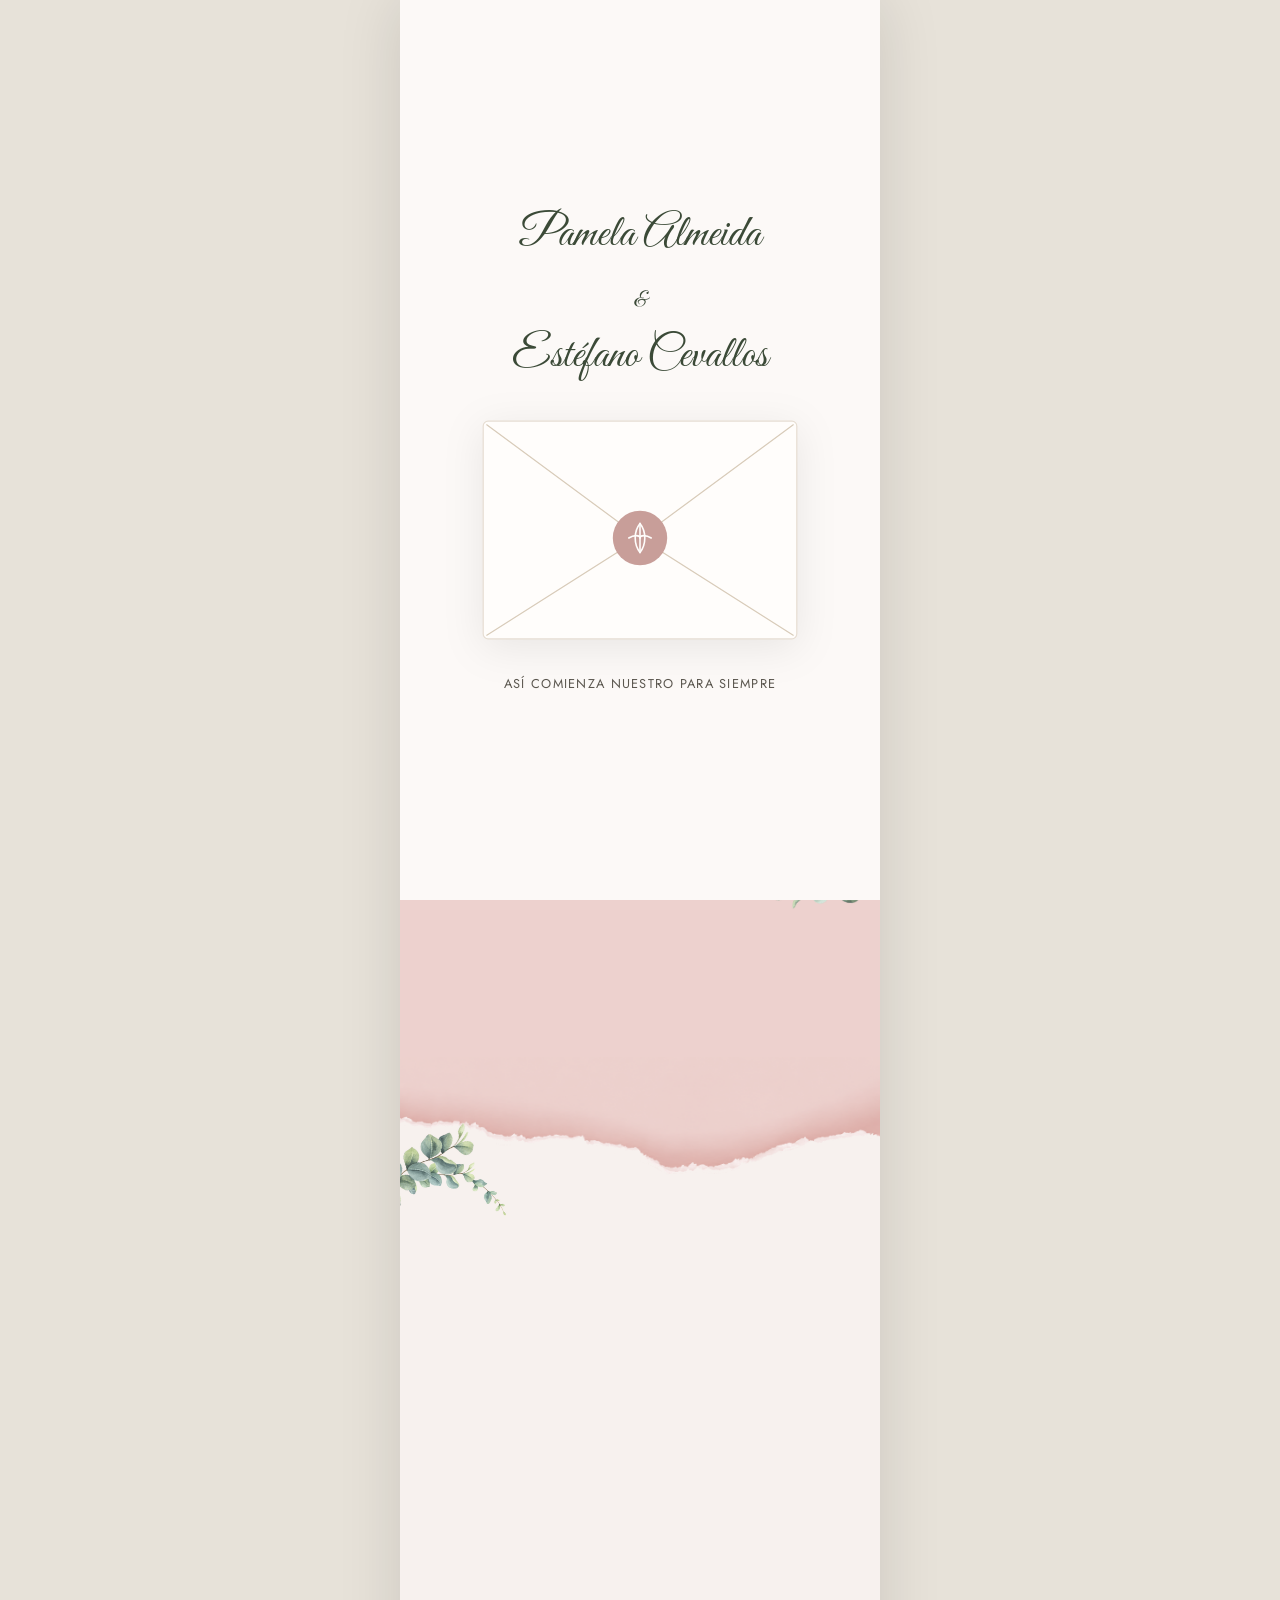
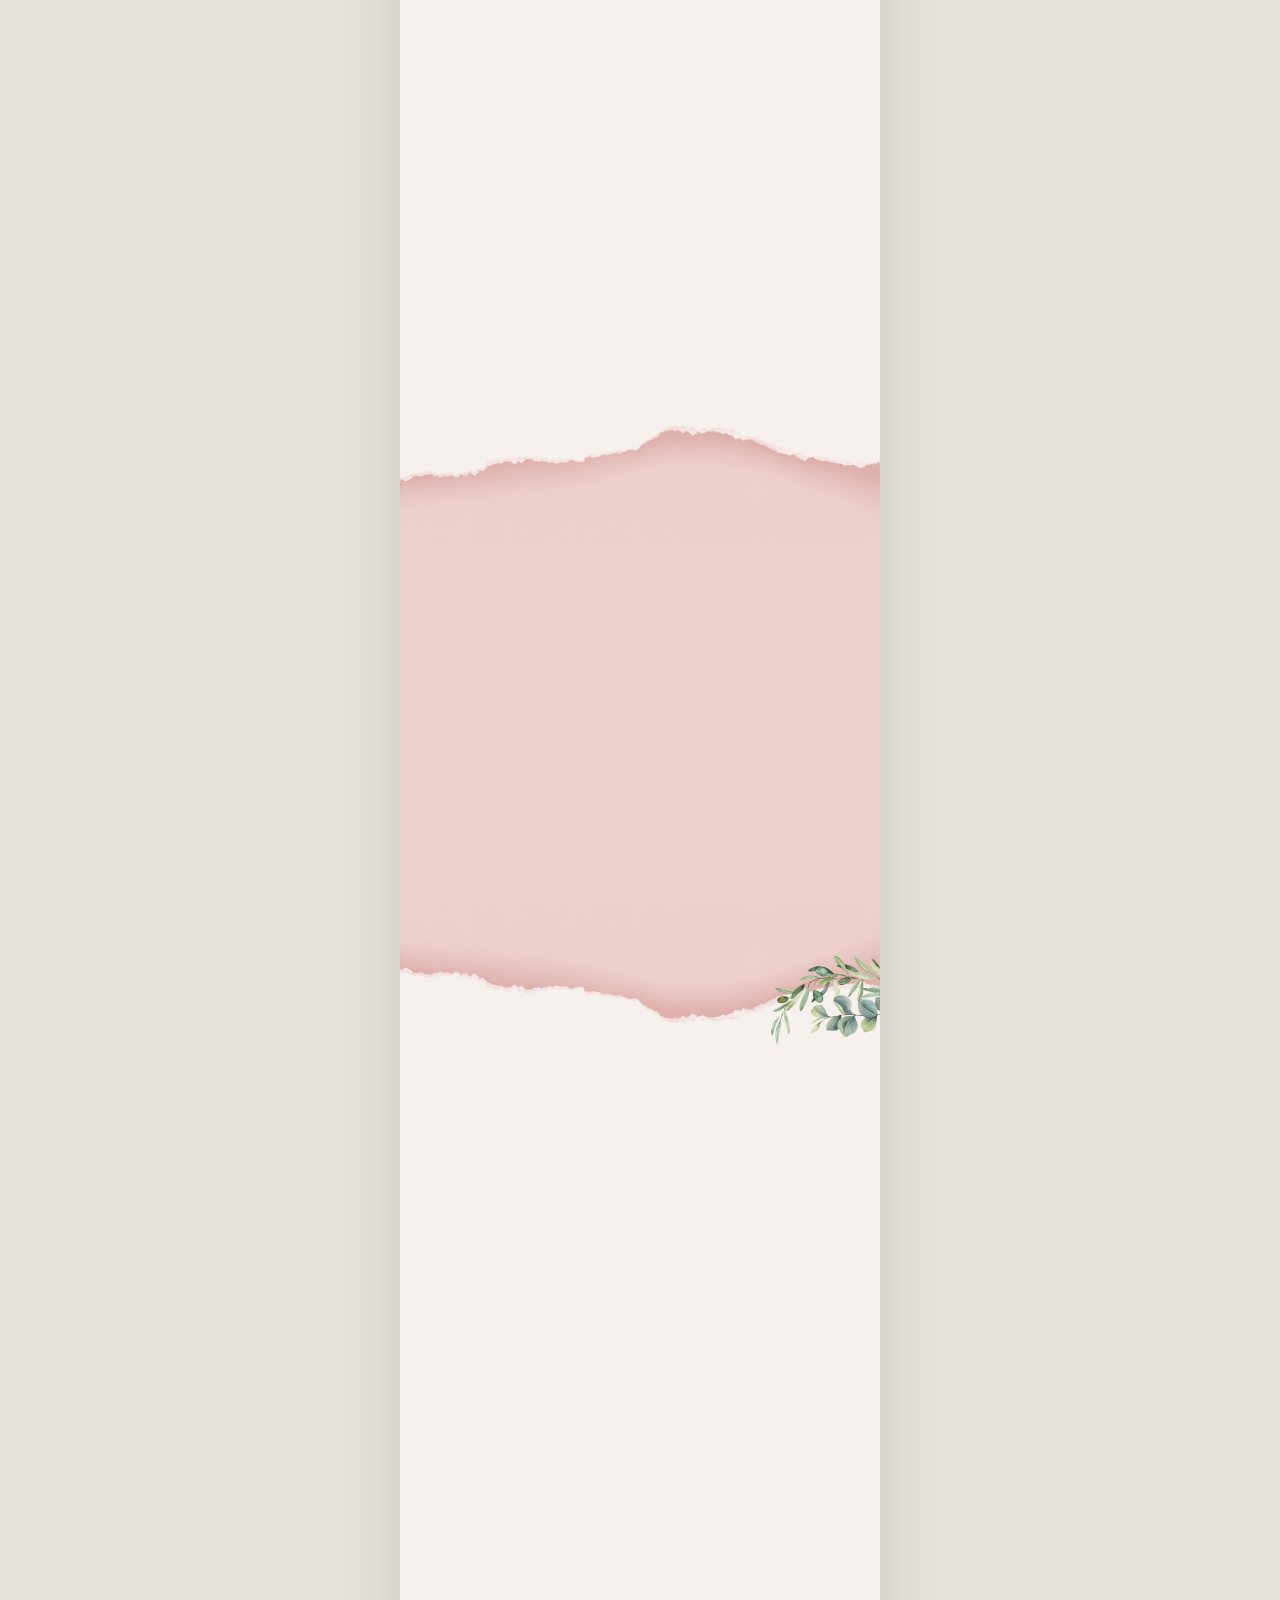
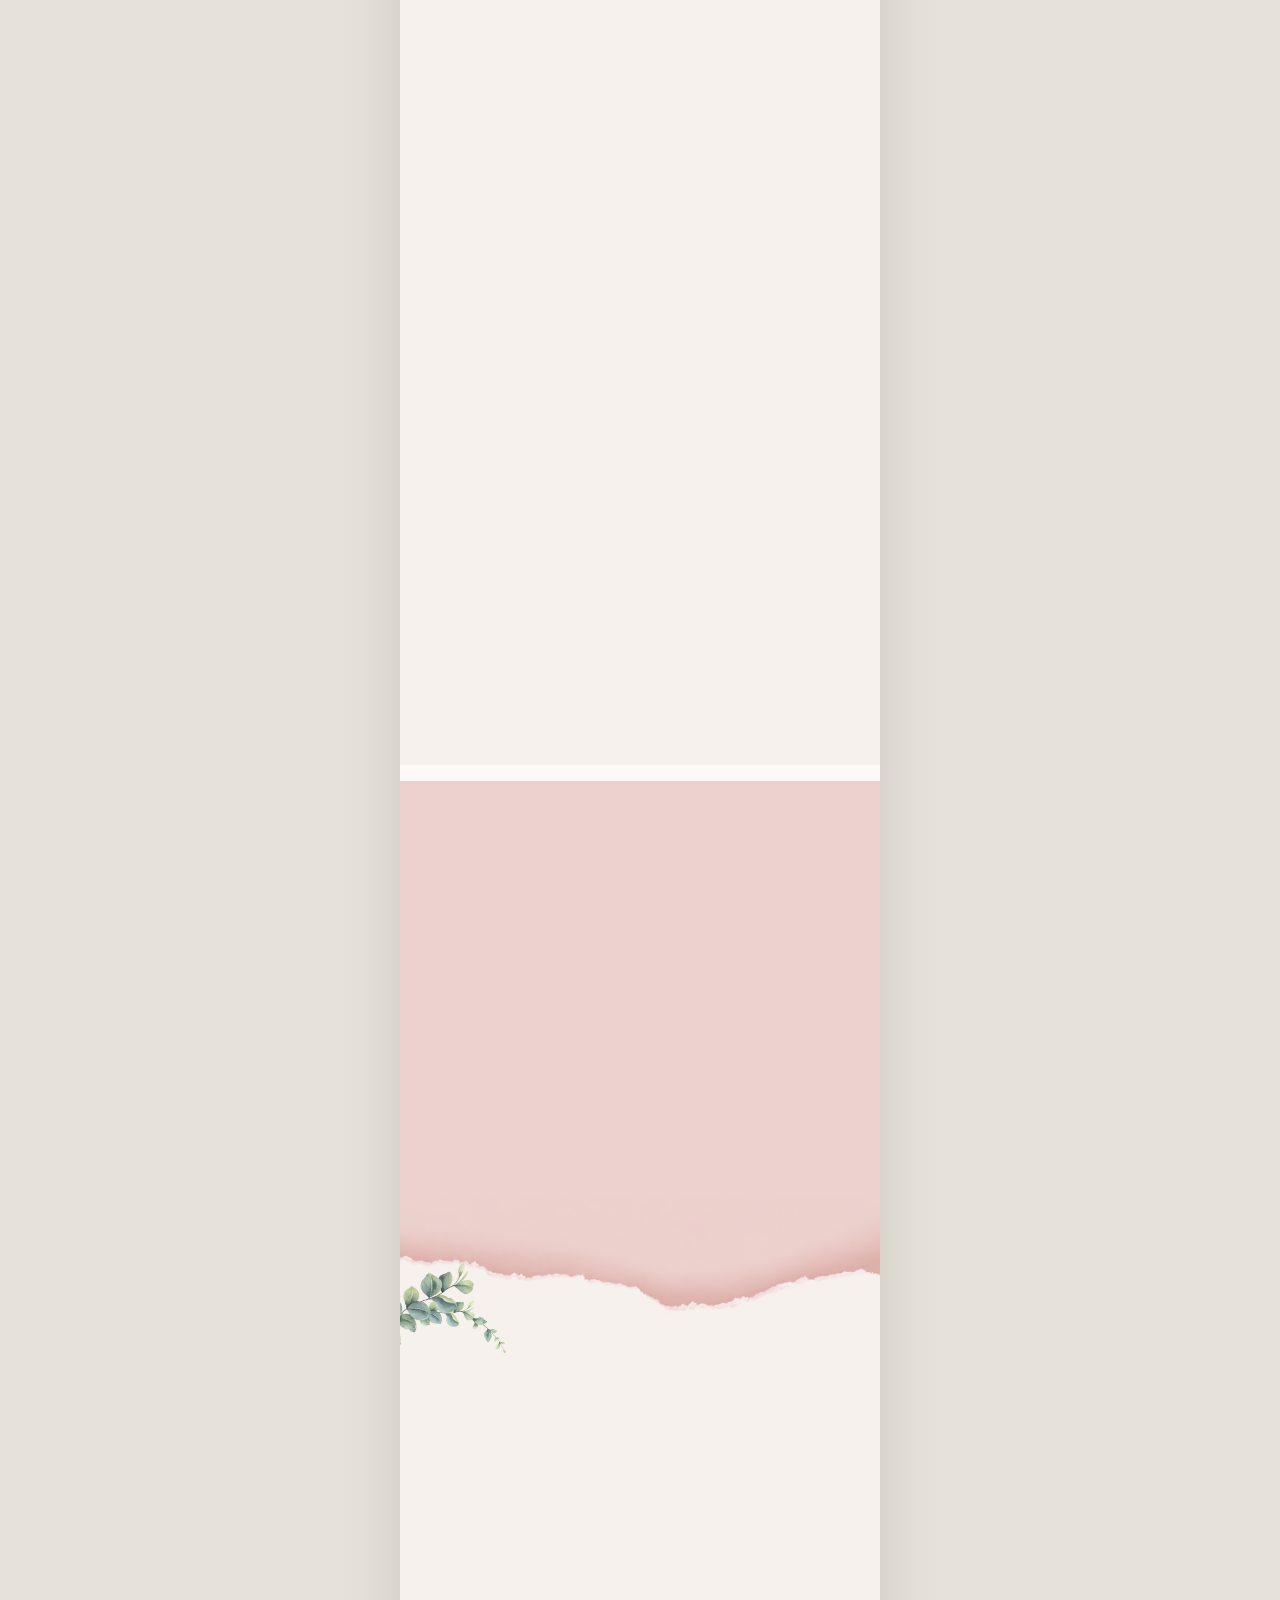
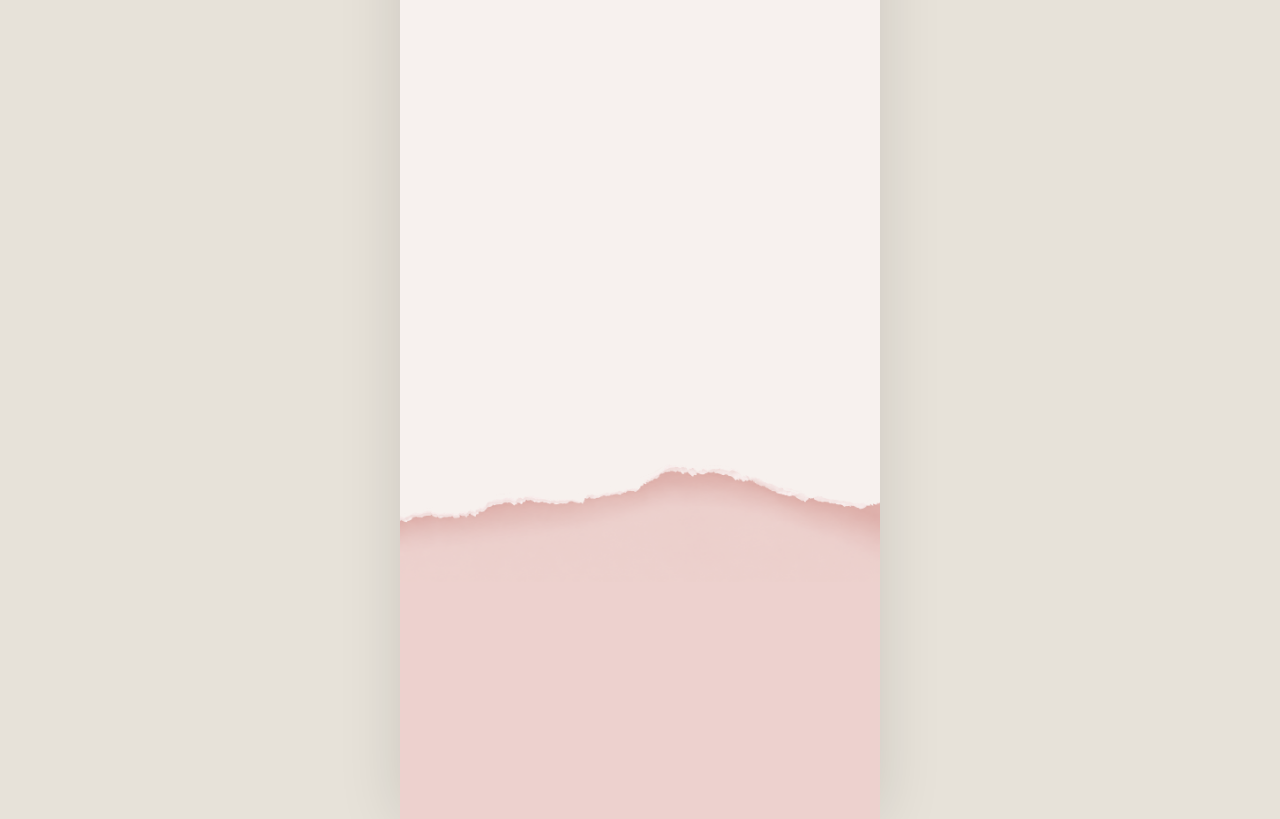
<file: index.html>
<!DOCTYPE html>
<html lang="es">
<head>
  <meta charset="UTF-8" />
  <meta name="viewport" content="width=device-width, initial-scale=1, viewport-fit=cover" />
  <title>Pamela Almeida &amp; Estéfano Cevallos — Nuestra boda</title>
  <meta name="description" content="Acompáñanos a celebrar la boda de Pamela y Estéfano el 19 de diciembre de 2026. Encuentra toda la información de la ceremonia, recepción e itinerario." />
  <meta name="theme-color" content="#3b4a37" />

  <!-- Open Graph -->
  <meta property="og:title" content="Pamela Almeida & Estéfano Cevallos — Nuestra boda" />
  <meta property="og:description" content="Nos encantaría compartir este día contigo. 19 de diciembre de 2026." />
  <meta property="og:type" content="website" />
  <meta property="og:image" content="assets/images/hero.svg" />

  <link rel="icon" href="assets/images/favicon.svg" type="image/svg+xml" />
  <link rel="preconnect" href="https://fonts.googleapis.com" />
  <link rel="preconnect" href="https://fonts.gstatic.com" crossorigin />
  <link href="https://fonts.googleapis.com/css2?family=Cormorant+Garamond:wght@400;500;600&family=Great+Vibes&family=Jost:wght@300;400;500&display=swap" rel="stylesheet" />
  <link rel="stylesheet" href="styles.css" />
</head>
<body>

  <div class="app-shell">

  <!-- ===================== SOBRE DE BIENVENIDA ===================== -->
  <div class="envelope-gate" id="envelopeGate">
    <div class="envelope-gate__inner">
      <p class="envelope-gate__names">
        Pamela Almeida<br />
        <span class="envelope-gate__names">&amp;</span><br />
        Estéfano Cevallos
      </p>

      <button type="button" class="envelope-gate__seal" id="envelopeOpenBtn" aria-label="Abrir invitación">
        <svg viewBox="0 0 400 280" xmlns="http://www.w3.org/2000/svg" aria-hidden="true">
          <rect x="4" y="4" width="392" height="272" rx="6" fill="#fffdfb" stroke="#e6ddd2" stroke-width="1.5" />
          <path d="M8,8 L200,150 L392,8" fill="none" stroke="#d8cbb9" stroke-width="1.5" />
          <path d="M8,272 L200,150 L392,272" fill="none" stroke="#d8cbb9" stroke-width="1.5" />
          <circle cx="200" cy="150" r="34" fill="#c89e99" />
          <g stroke="#fffdfb" stroke-width="2" fill="none" stroke-linecap="round">
            <path d="M200,132 C192,142 192,158 200,168 C208,158 208,142 200,132 Z" />
            <path d="M200,132 L200,168" />
            <path d="M186,150 C192,146 200,146 200,150" />
            <path d="M214,150 C208,146 200,146 200,150" />
          </g>
        </svg>
      </button>

      <p class="envelope-gate__hint">
        Así comienza nuestro para siempre<br />
      </p>
    </div>
  </div>

  <!-- ===================== HERO ===================== -->
  <section class="hero" id="hero">
    <div class="hero__top">
      <div class="hero__ring fade-in" aria-label="Pamela y Estéfano">
        <img src="assets/images/nombres.png" alt="Anillo de compromiso">
        
      </div>

      <p class="hero__announce fade-in">¡NOS CASAMOS!</p>
      <p class="hero__date fade-in" id="heroDate">— 19 · 12 · 2026 —</p>
    </div>

    <div class="hero__photo fade-in" style="margin-top: 4rem;" aria-label="Foto de Pamela y Estéfano">
      <img class="absolute  -top-[25px] z-20 rotate-3 scale-x" src="assets/images/divisor-line-inverse.png" alt="img border">
      <img src="assets/images/portada.jpeg" alt="Pamela y Estéfano" />
      <img class="absolute -bottom-[48px] z-20 -scale-y-100 scale-y" src="assets/images/divisor-line-inverse-rosa.png" alt="img border">
    </div>

    <div class="hero__scroll-hint" aria-hidden="true">
     
    </div>
  </section>

  <main id="invitation">

    <!-- ===================== INTRO ===================== -->
    <section class="section intro" id="intro">
      <div>
       <div class="flex justify-end" bis_skin_checked="1" style="background-color: #edd1ce;">
        <div class="relative" style="transform: translateX(0%) rotate(-40deg);" bis_skin_checked="1">
          <img class="w-28 animate-wind" src="assets/images/flower3.png" alt="flower">
        </div>
      </div>
      </div>
    

      <div class="intro__quote">
        <div class="reveal">
          <p class="intro__quote-text">
            Elegimos compartir la vida, y queremos celebrarlo contigo
          </p>
        </div>
      </div>

      <div class="intro__divisor intro__divisor--bottom">
        <img src="assets/images/divisorRosa2.png" alt="" />
        <div class="absolute -bottom-[12px] left-[8px] w-[87px]" alt="flower" style="filter: none; opacity: 1; transform: scale(1.2) rotate(-135deg);" bis_skin_checked="1">
          <img class="animate-wind" src="assets/images/flower2.png" alt="flower">
        </div>
        <div class="absolute -bottom-[10px] -left-[20px] z-20 w-[75px]" alt="flower" style="filter: none; transform: scale(1.2) rotate(18deg);" bis_skin_checked="1">
          <img class="animate-wind" src="assets/images/flower1.png" alt="flower"></div>
      </div>
    </section>

      <!-- ===================== CEREMONIA ===================== -->
    <section class="section venue-section" id="ceremony">
      <div class="container reveal">
        <p class="venue-card__name eyebrow--center">Ceremonia</p>
        <div class="venue-card">
          <p style="font-family: 'Great Vibes';" class="venue-card__name" id="ceremonyName">Iglesia San Pedro</p>
          <img  class="venue-card__img" src="assets/images/hacienda.jpg" alt="Iglesia San Pedro" style="justify-self: center;" />
          <p class="venue-card__address" id="ceremonyAddress">Amaguaña y Via Antigua, Quito</p>
          <p class="venue-card__time" style="font-size: 1.5rem;" id="ceremonyTime">16:00 AM</p>
          <p class="venue-card__desc">
            Celebraremos nuestro enlace en un entorno íntimo y lleno de luz. Te esperamos con tiempo para poder acompañarnos desde el inicio.
          </p>
          <button id="ceremonyMapsBtn" class="mx-auto flex flex-col items-center justify-center" data-editor-field="address.href" style="opacity: 1;">
            <img src="assets/images/map-locator.png" class="icon animate-lightbounce w-20  " alt="pin" width="80">
            <p class="text relative -top-3" data-editor-field="address.clic">(Pulsa para ver en Maps)</p>
          </button>
      
        </div>
      </div>
    </section>

     <!-- ===================== DRESS CODE ===================== -->
    <section class="section dresscode-section" id="dresscode">
      <div class="intro__divisor">
        <img src="assets/images/divisorRosa.png" alt="" />
      </div>
      <div class="container" style="background: #edd1cd;">
        <div class="reveal">
          <p class="venue-card__name eyebrow--center" style="color: #5f8b7c !important;">Dress code</p>
          <h2 class="dresscode__title" id="dressCodeText">Formal / Elegante</h2>
          <p class="dresscode__text">          
            Por favor, evita vestir <strong>blanco, verde o rosado</strong> en cualquier tonalidad</br>
            ¡nos encantará verte en otros colores!
          </p>
          <p style="color: #5f8b7c;padding-top: 1rem;">Y para que nada te detenga en la pista de baile,</br>
¡no olvides traer unos zapatos cómodos para bailar hasta el final!</p>
        </div>
      </div>
       <div class="intro__divisor">
        <img src="assets/images/divisorRosa2.png" alt="" />
        <div class="absolute -bottom-[16px] right-[4px] w-[87px]" alt="flower" style="filter: none; opacity: 1; transform: scale(1.2) rotate(-135deg);" bis_skin_checked="1">
          <img class="animate-wind" src="assets/images/flower5.png" alt="flower">
        </div>
        <div class="absolute -bottom-[20px] -right-[25px] w-[70px]" alt="flower" style="filter: none; transform: scale(1.2) rotate(-138deg);" bis_skin_checked="1">
          <img class="animate-windy" src="assets/images/flower1.png" alt="flower">
        </div>
      </div>
    </section>

    <!-- ===================== Album ===================== -->
    <section class="section photo-album-section" id="photo-album">
      <div class="container reveal">
        <h2 class="venue-card__name eyebrow--center">Álbum de fotos</h2>
        <p class="photo-album__lead">¡Ayúdanos a inmortalizar cada momento!</p>
        <img class="photo-album__camera" src="assets/images/camera.png" alt="Cámara fotográfica" />
        <p class="photo-album__text">
          Escanea este QR o haz clic en él y comparte las fotos que tomes durante la boda.</br> ¡Nos hará muchísima ilusión verlas!
        </p>
        <a class="photo-album__qr-link" href="https://photos.app.goo.gl/pAGh2PXXepj89TL36" target="_blank" rel="noopener noreferrer" aria-label="Abrir el código QR del álbum">
          <img class="photo-album__qr" src="assets/images/qrcode.png" alt="Código QR del álbum de fotos" loading="lazy" />
        </a>
      </div>
    </section>

    <!-- ===================== GALERÍA ===================== -->
    <section class="section gallery-section" id="gallery">
      <div class="reveal">
        <img src="assets/images/divisor-line-inverse.png" alt="" style="position: absolute;z-index: 20;"/>
        <div class="gallery" id="galleryCarousel" aria-label="Carrusel de fotos">
          <div class="gallery__track">
            <div class="gallery__slides" id="gallerySlides">
              <button class="gallery__slide" data-full="assets/images/galeria1.jpg" aria-label="Ver fotografía 1 en grande" type="button">
                <img src="assets/images/galeria1.jpg" alt="Pamela y Estéfano en un momento cotidiano" loading="lazy" />
              </button>
              <button class="gallery__slide" data-full="assets/images/galeria2.jpg" aria-label="Ver fotografía 2 en grande" type="button">
                <img src="assets/images/galeria2.jpg" alt="Pamela y Estéfano paseando juntos" loading="lazy" />
              </button>
              <button class="gallery__slide" data-full="assets/images/galeria3.jpeg" aria-label="Ver fotografía 3 en grande" type="button">
                <img src="assets/images/galeria3.jpeg" alt="Pamela y Estéfano riendo" loading="lazy" />
              </button>             
            </div>
          </div>

          <button type="button" class="gallery__arrow gallery__arrow--prev" id="galleryPrev" aria-label="Foto anterior">&#10094;</button>
          <button type="button" class="gallery__arrow gallery__arrow--next" id="galleryNext" aria-label="Foto siguiente">&#10095;</button>

        </div>
        <img src="assets/images/divisor-line-inverse2-rosa.png" alt="" style="position: absolute;bottom: -30px;"/>
      </div>
    </section>

 <!-- ===================== REGALO ===================== -->
    <section class="section intro" id="gift" style="margin-top: 1rem;">
      <div class="intro__quote">
        <div class="reveal">
          <p class="venue-card__name eyebrow--center" style="color: #5f8b7c !important;">Regalo</p>
          
          <p style="color: #5f8b7c;">Nuestro mejor regalo es que estés con nosotros en nuestro día, pero si deseas hacernos un obsequio, ¡aquí está nuestro número de cuenta!</p>

          <div style="background: rgba(255,255,255,0.65); border-radius: 12px; padding: 1.25rem; margin-top: 1.5rem; box-shadow: 0 4px 12px rgba(0,0,0,0.05); text-align: left;">
            <p style="margin: 0.15rem 0; color: #5f8b7c; font-weight: 600;">Banco Pichincha</p>
            <p style="margin: 0.15rem 0; color: #5f8b7c;">Pamela Almeida</p>
            <p style="margin: 0.15rem 0; color: #5f8b7c;">Cuenta de ahorro transaccional</p>
            <p style="margin: 0.15rem 0; color: #5f8b7c;"><strong>Número:</strong> 2204204612</p>
            <p style="margin: 0.15rem 0; color: #5f8b7c;"><strong>Cédula:</strong> 1726915315</p>
          </div>
        </div>
      </div>

      <div class="intro__divisor intro__divisor--bottom">
        <img src="assets/images/divisorRosa2.png" alt="" />
        <div class="absolute -bottom-[12px] left-[8px] w-[87px]" alt="flower" style="filter: none; opacity: 1; transform: scale(1.2) rotate(-135deg);" bis_skin_checked="1">
          <img class="animate-wind" src="assets/images/flower2.png" alt="flower">
        </div>
        <div class="absolute -bottom-[10px] -left-[20px] z-20 w-[75px]" alt="flower" style="filter: none; transform: scale(1.2) rotate(18deg);" bis_skin_checked="1">
          <img class="animate-wind" src="assets/images/flower1.png" alt="flower"></div>
      </div>
    </section>
    <!-- ===================== RSVP ===================== -->
    <section class="section rsvp-section" id="rsvp">
      <div class="container reveal">
        <p class="venue-card__name eyebrow--center">¿Nos acompañas?</p>
        <p class="rsvp__subtitle">Queremos celebrar este día contigo.</p>
        <p class="rsvp__note" style="font-size: 1.2rem; color: #6b6b6b; margin: 0.5rem 0 1.5rem;">
          Esta celebración será solo para adultos, para que todos podamos disfrutar juntos.</br> ¡Gracias por entenderlo!
        </p>

        <form id="rsvpForm" class="rsvp-form" novalidate>

          <div class="field">
            <label for="fullName">Nombre completo</label>
            <input type="text" id="fullName" name="fullName" autocomplete="name" required />
            <span class="field__error" id="fullNameError" role="alert"></span>
          </div>

          <fieldset class="field field--attendance">
            <legend>¿Asistirás?</legend>
            <div class="attendance-toggle" role="group" aria-label="Confirmar asistencia">
              <button type="button" class="attendance-btn" data-value="yes" aria-pressed="false">
                Sí, asistiré
              </button>
              <button type="button" class="attendance-btn" data-value="no" aria-pressed="false">
                No podré asistir
              </button>
            </div>
            <input type="hidden" id="attendance" name="attendance" required />
            <span class="field__error" id="attendanceError" role="alert"></span>
          </fieldset>

          <div class="field" id="dietField">
            <label for="dietary">Restricciones alimentarias</label>
            <input type="text" id="dietary" name="dietary" placeholder="Ej. vegetariano, alergias, etc." />
          </div>

          <button type="submit" class="btn btn--primary rsvp-submit" id="rsvpSubmitBtn">
            Confirmar
          </button>
        </form>

        <div class="rsvp-success" id="rsvpSuccess" hidden role="status">
          <h3 id="rsvpSuccessTitle">¡Gracias!</h3>
          <p id="rsvpSuccessText">Hemos recibido tu confirmación. Nos hace mucha ilusión compartir este día contigo.</p>
        </div>
      </div>
    </section>

    
     <!-- ===================== CONTADOR ===================== -->
    <section class="section dresscode-section" id="countdown" style="padding: 0">
      <div class="intro__divisor">
        <img src="assets/images/divisorRosa.png" alt="" />
      </div>
      <div class="container" style="background: #edd1ce; padding-bottom: 5rem;">
        <div class="reveal">
          <p class="venue-card__name eyebrow--center" style="color: #5f8b7c !important;">Nos vemos en</p>
          <div class="countdown" id="countdownTimer" aria-live="polite">
            <div class="countdown__item">
              <span class="countdown__value" id="cd-days">00</span>
              <span class="countdown__label">Días</span>
            </div>
            <div class="countdown__item">
              <span class="countdown__value" id="cd-hours">00</span>
              <span class="countdown__label">Horas</span>
            </div>
            <div class="countdown__item">
              <span class="countdown__value" id="cd-minutes">00</span>
              <span class="countdown__label">Min</span>
            </div>
            <div class="countdown__item">
              <span class="countdown__value" id="cd-seconds">00</span>
              <span class="countdown__label">Seg</span>
            </div>
          </div>
          <p class="countdown__message" id="countdownMessage" hidden></p>
        </div>
      </div>
      
    </section>
      

    

  </main>

  </div>

  <!-- ===================== INDICADOR DE SCROLL ===================== -->
  <div class="scroll-hint" id="scrollHint" aria-hidden="true">
    <svg class="scroll-hint__icon" viewBox="0 0 40 40" xmlns="http://www.w3.org/2000/svg">
      <path d="M11,22 C7,22 5,25 6,29" fill="none" stroke="currentColor" stroke-width="1.6" stroke-linecap="round" />
      <g transform="translate(13,6)">
        <path d="M3,13 V4 a1.4,1.4 0 0 1 2.8,0 V13" fill="none" stroke="currentColor" stroke-width="1.6" stroke-linecap="round" />
        <path d="M5.8,13 V3 a1.4,1.4 0 0 1 2.8,0 V13" fill="none" stroke="currentColor" stroke-width="1.6" stroke-linecap="round" />
        <path d="M8.6,13 V4.6 a1.4,1.4 0 0 1 2.8,0 V15" fill="none" stroke="currentColor" stroke-width="1.6" stroke-linecap="round" />
        <path d="M0.2,15 V10.5 a1.4,1.4 0 0 1 2.8,0" fill="none" stroke="currentColor" stroke-width="1.6" stroke-linecap="round" />
        <path d="M0.2,15 C0.2,19.5 3.2,22.5 7.6,22.5 C12,22.5 14.6,19.5 14.6,15.5 V13.5" fill="none" stroke="currentColor" stroke-width="1.6" stroke-linecap="round" />
      </g>
    </svg>
    <span class="scroll-hint__label">(Desliza)</span>
  </div>

  <!-- ===================== BOTÓN MÚSICA ===================== -->
  <button id="musicToggle" class="music-toggle" type="button" aria-label="Reproducir música" aria-pressed="false">
    <span class="music-toggle__icon" aria-hidden="true">&#9835;</span>
  </button>
  <audio id="bgMusic" src="assets/audio/song.mp3" preload="none" loop></audio>

  <script type="module" src="script.js"></script>
</body>
</html>
</file>
<file: styles.css>
/* =========================================================
   María & Juan — Invitación de boda
   Hoja de estilos principal (mobile-first)
   ========================================================= */

:root {
  /* Paleta: verde salvia + rosa polvo */
  --color-bg: #fcf9f7;
  --color-bg-alt: #f7f1ee;
  --color-text: #2f2d29;
  --color-text-soft: #5c5850;
  --color-accent: #6f8a69;
  /* verde salvia */
  --color-accent-dark: #3b4a37;
  /* verde bosque */
  --color-rose: #c89e99;
  /* rosa polvo acento */
  --color-rose-light: #f4e6e4;
  /* rosa muy suave para fondos */
  --color-gold: #c89e99;
  /* rosa polvo (antiguo dorado) */
  --color-white: #ffffff;
  --color-line: #e9ded6;
  --color-rosa:#edd1ce;
  --color-verde:#5f8b7c;
  --color-success: #5f8b7c;
  --color-success-dark: #4a7064;
  --color-danger: #b76b6b;
  --color-danger-dark: #965656;
  --font-display: "Cormorant Garamond", serif;
  --font-script: "Great Vibes", cursive;
  --font-body: "Jost", sans-serif;

  --container-width: 640px;
  --container-padding: 1.5rem;

  --app-max-width: 480px;
  --page-bg: #e7e2d9;

  --color-sage-mist: #9aa5a5;
  /* verde grisáceo de los divisores */

  --radius: 4px;
  --transition-fast: 0.25s ease;
  --transition-medium: 0.5s ease;
}

/* ---------- Reset básico ---------- */
*,
*::before,
*::after {
  box-sizing: border-box;
}

html {
  scroll-behavior: smooth;
}

body {
  margin: 0;
  font-family: var(--font-body);
  background: var(--page-bg);
  color: var(--color-text);
  line-height: 1.6;
  overflow-x: clip;
  -webkit-font-smoothing: antialiased;
}

/* ---------- App shell: tarjeta tipo móvil centrada ---------- */
.app-shell {
  max-width: var(--app-max-width);
  margin: 0 auto;
  background: var(--color-bg);
  position: relative;
  overflow-x: clip;
  min-height: 100vh;
}

@media (min-width: 481px) {
  .app-shell {
    box-shadow: 0 0 60px rgba(0, 0, 0, 0.12);
  }
}

/* ---------- Bloqueo de scroll mientras el sobre está cerrado ---------- */
html.scroll-locked,
html.scroll-locked body {
  overflow: hidden;
  height: 100%;
}

/* ---------- Sobre de bienvenida ---------- */
.envelope-gate {
  position: fixed;
  top: 0;
  bottom: 0;
  left: calc(max(0px, (100vw - var(--app-max-width)) / 2));
  right: calc(max(0px, (100vw - var(--app-max-width)) / 2));
  z-index: 300;
  display: flex;
  align-items: center;
  justify-content: center;
  background: var(--color-bg);
  padding: 2rem 1.5rem;
  transition: opacity 0.9s ease, transform 0.9s ease;
}

.envelope-gate.is-open {
  opacity: 0;
  transform: scale(1.04);
  pointer-events: none;
}

.envelope-gate__inner {
  text-align: center;
  width: 100%;
  max-width: 320px;
}

.envelope-gate__names {
  font-family: var(--font-script);
  font-size: 2.8rem;
  line-height: 1.35;
  color: var(--color-accent-dark);
  margin-bottom: 2rem;
}

.envelope-gate__names span {
  font-size: 1.3rem;
  color: var(--color-accent-dark);
  font-style: normal;
}

.envelope-gate__seal {
  display: block;
  width: 100%;
  margin: 0 auto;
  padding: 0;
  border: none;
  background: none;
}

.envelope-gate__seal svg {
  width: 100%;
  height: auto;
  display: block;
  filter: drop-shadow(0 8px 20px rgba(0, 0, 0, 0.08));
  transition: transform var(--transition-fast);
}

.envelope-gate__seal:hover svg,
.envelope-gate__seal:focus-visible svg {
  transform: scale(1.03);
}

.envelope-gate__hint {
  margin-top: 2rem;
  font-size: 0.8rem;
  letter-spacing: 0.1em;
  text-transform: uppercase;
  color: var(--color-text-soft);
}

.envelope-gate__hint-btn {
  display: inline-block;
  margin-top: 0.4rem;
  font-family: inherit;
  font-size: 0.95rem;
  font-weight: 600;
  letter-spacing: 0.08em;
  color: var(--color-accent-dark);
  background: none;
  border: none;
  padding: 0.25rem 0.5rem;
  cursor: pointer;
  animation: hintBounce 1.6s ease-in-out infinite;
}

@keyframes hintBounce {

  0%,
  100% {
    transform: translateY(0);
  }

  50% {
    transform: translateY(-5px);
  }
}

@media (prefers-reduced-motion: reduce) {
  .envelope-gate__hint-btn {
    animation: none;
  }
}

@media (prefers-reduced-motion: reduce) {
  .envelope-gate {
    transition: none;
  }
}

img {
  max-width: 100%;
  display: block;
}

button {
  font-family: inherit;
  cursor: pointer;
}

a {
  color: inherit;
}

h1,
h2,
h3 {
  font-family: var(--font-script);
  font-weight: 400;
  letter-spacing: 0.01em;
  margin: 0;
}

p {
  margin: 0;
}

.container {
  width: 100%;
  max-width: var(--container-width);
  margin: 0 auto;
  padding: 0 var(--container-padding);
}

.section {
  padding: 0.5rem 0;
}

.only-desktop {
  display: none;
}

.eyebrow {
  font-family: var(--font-body);
  letter-spacing: 0.18em;
  text-transform: uppercase;
  font-size: 0.75rem;
  color: var(--color-gold);
  margin-bottom: 0.75rem;
}

.eyebrow--center {
    text-align: center;
    font-family: var(--font-script);
    font-weight: 400;
    letter-spacing: 0.01em;
    font-size: 3.0rem !important;
    color: var(--color-accent-dark)
}

/* ---------- Botones ---------- */
.btn {
  display: inline-block;
  border: 1px solid transparent;
  border-radius: var(--radius);
  padding: 0.9rem 2rem;
  font-size: 0.85rem;
  letter-spacing: 0.08em;
  text-transform: uppercase;
  text-decoration: none;
  transition: background var(--transition-fast), color var(--transition-fast), border-color var(--transition-fast);
  min-height: 44px;
}

.btn--primary {
  background: var(--color-accent-dark);
  color: var(--color-white);
  border-color: var(--color-accent-dark);
}

.btn--primary:hover,
.btn--primary:focus-visible {
  background: var(--color-accent);
  border-color: var(--color-accent);
}

.btn--outline {
  background: transparent;
  color: var(--color-accent-dark);
  border-color: var(--color-accent-dark);
}

.btn--outline:hover,
.btn--outline:focus-visible {
  background: var(--color-accent-dark);
  color: var(--color-white);
}

.btn--small {
  padding: 0.5rem 0.75rem;
  font-size: 0.7rem;
  min-height: 32px;
}

.btn--success {
  background: var(--color-success, #5f8b7c);
  color: var(--color-white);
  border-color: var(--color-success, #5f8b7c);
}

.btn--success:hover,
.btn--success:focus-visible {
  background: var(--color-success-dark, #4a7064);
  border-color: var(--color-success-dark, #4a7064);
}

.btn--danger {
  background: var(--color-danger, #b76b6b);
  color: var(--color-white);
  border-color: var(--color-danger, #b76b6b);
}

.btn--danger:hover,
.btn--danger:focus-visible {
  background: var(--color-danger-dark, #965656);
  border-color: var(--color-danger-dark, #965656);
}

.admin-actions {
  display: flex;
  flex-wrap: wrap;
  gap: 0.5rem;
}

button:focus-visible,
a:focus-visible,
input:focus-visible,
textarea:focus-visible {
  outline: 2px solid var(--color-gold);
  outline-offset: 2px;
}

/* ---------- Animaciones (discretas) ---------- */
.fade-in {
  opacity: 0;
  transform: translateY(12px);
  animation: fadeInUp 0.9s ease forwards;
}

.fade-in:nth-child(1) {
  animation-delay: 0.1s;
}

.fade-in:nth-child(2) {
  animation-delay: 0.3s;
}

.fade-in:nth-child(3) {
  animation-delay: 0.5s;
}

.fade-in:nth-child(4) {
  animation-delay: 0.7s;
}

.fade-in:nth-child(5) {
  animation-delay: 0.9s;
}

@keyframes fadeInUp {
  to {
    opacity: 1;
    transform: translateY(0);
  }
}

.reveal {
  opacity: 0;
  transform: translateY(20px);
  transition: opacity 0.8s ease, transform 0.8s ease;
}

.reveal.is-visible {
  opacity: 1;
  transform: translateY(0);

}

@media (prefers-reduced-motion: reduce) {
  html {
    scroll-behavior: auto;
  }

  .fade-in,
  .reveal {
    animation: none !important;
    transition: none !important;
    opacity: 1 !important;
    transform: none !important;
  }

  .hero__image {
    animation: none !important;
  }

  .olive-branch,
  .hero__date {
    animation: none !important;
  }
}

/* ---------- HERO ---------- */
.hero {
  position: relative;
  display: flex;
  flex-direction: column;
  align-items: center;
  justify-content: space-between;
  background: var(--color-bg-alt);
  overflow: hidden;
  padding: 2.5rem 0rem 0rem;
}

.hero__top {
  display: flex;
  flex-direction: column;
  align-items: center;
  text-align: center;
  width: 100%;
  padding-top: 0.5rem;
}

.hero__ring {
  position: relative;
  width: min(72vw, 300px);
  aspect-ratio: 1;
}

.hero__ring-svg {
  position: absolute;
  inset: 0;
  width: 100%;
  height: 100%;
  display: block;
  overflow: visible;
}

.olive-branch {
  transform-origin: center;
  animation: oliveSway 4.5s ease-in-out infinite;
}

.olive-branch--top {
  transform-origin: 160px 160px;
  animation-delay: 0s;
}

.olive-branch--bottom {
  transform-origin: 160px 160px;
  animation-delay: 0.6s;
}

.olive-branch ellipse,
.olive-branch path {
  transform-box: fill-box;
}

.hero__ring-names {
  position: absolute;
  inset: 0;
  display: flex;
  flex-direction: column;
  align-items: center;
  justify-content: center;
  padding-top: 0.25rem;
}

.hero__ring-name {
  font-family: var(--font-script);
  font-size: clamp(2.6rem, 11vw, 3.6rem);
  color: var(--color-text-soft);
  line-height: 1.15;
}

.hero__ring-name--top {
  margin-bottom: -0.15em;
}

.hero__ring-name--bottom {
  margin-top: -0.15em;
}

.hero__ring-ampersand {
  font-family: var(--font-display);
  font-size: clamp(1.4rem, 5vw, 1.9rem);
  color: var(--color-rose);
  line-height: 1;
  margin: 0.1em 0;
}

.hero__announce {
  font-family: var(--font-display);
  font-size: clamp(1.3rem, 5.5vw, 1.7rem);
  letter-spacing: 0.12em;
  color: var(--color-text);
  margin: 0 0 0.35rem;
  font-style: italic;
}

.hero__date {
  font-family: var(--font-body);
  font-size: clamp(1.15rem, 3.6vw, 1.5rem);
  letter-spacing: 0.18em;
  color: var(--color-text-soft);
  margin: 0;
  animation: dateShimmer 3.2s ease-in-out infinite;
}

.hero__photo {
  position: relative;
  width: 100%;
  flex-shrink: 0;
}

.hero__photo-img {
  display: block;
  width: 100%;
  height: auto;
  aspect-ratio: 3/4;
  object-fit: cover;
  object-position: center 30%;
  background: var(--color-bg-alt);
}

.hero__photo-tear {
  position: absolute;
  left: 0;
  width: 100%;
  height: 22px;
  background-repeat: repeat-x;
  background-size: 22px 22px;
  pointer-events: none;
  z-index: 1;
}

.hero__photo-tear--top {
  top: -1px;
  background-image: radial-gradient(circle at 11px 22px, transparent 10px, var(--color-bg) 11px);
}

.hero__photo-tear--bottom {
  bottom: -1px;
  background-image: radial-gradient(circle at 11px 0, transparent 10px, var(--color-bg) 11px);
}

.hero__scroll-hint {
  margin-top: 1rem;
  z-index: 1;
}

.hero__scroll-hint span {
  display: block;
  width: 1px;
  height: 28px;
  background: var(--color-text-soft);
  opacity: 0.45;
  margin: 0 auto;
}

@keyframes oliveSway {

  0%,
  100% {
    transform: rotate(0deg);
  }

  50% {
    transform: rotate(1.6deg);
  }
}

@keyframes dateShimmer {

  0%,
  100% {
    opacity: 0.85;
    transform: translateX(0);
  }

  25% {
    opacity: 1;
    transform: translateX(2px);
  }

  50% {
    opacity: 0.9;
    transform: translateX(0);
  }

  75% {
    opacity: 1;
    transform: translateX(-2px);
  }
}

/* ---------- Intro ---------- */
.intro {
  position: relative;
  text-align: center;
  background: var(--color-bg-alt);
  overflow: hidden;
  padding: 0;
}

.intro__flower {
  position: absolute;
  width: 130px;
  max-width: 34vw;
  z-index: 2;
  pointer-events: none;
}

.intro__flower img {
  width: 100%;
  height: auto;
  display: block;
}

.intro__flower--top {
  top: 1.5rem;
  right: -0.5rem;
}

.intro__flower--bottom {
  bottom: 1.5rem;
  left: -0.5rem;
  transform: rotate(180deg);
}

.intro__block {
  padding: 1.5rem 1.25rem 1.5rem;
}

.intro__text {
  font-family: var(--font-display);
  font-style: italic;
  font-size: 1.8rem;
  line-height: 1.6;
  color: var(--color-text-soft);
}

.intro__divisor {
  line-height: 0;
}

.intro__divisor img {
  width: 100%;
  display: block;
}

.intro__quote {
  background: var(--color-rosa);
  padding: 1.5rem 2.0rem;
}

.intro__quote-text {
  font-family: var(--font-display);
  font-style: italic;
  font-size: 1.8rem;
  color: var(--color-verde);
  
}

/* ---------- Countdown ---------- */
.countdown-section {
  background: var(--color-accent-dark);
  color: var(--color-white);
  text-align: center;
}

.date-block {
  display: flex;
  flex-direction: column;
  align-items: center;
  margin-bottom: 2.5rem;
}

.date-block__day {
  font-family: var(--font-display);
  font-size: 4rem;
  line-height: 1;
}

.date-block__month {
  text-transform: uppercase;
  letter-spacing: 0.2em;
  font-size: 0.85rem;
  color: var(--color-gold);
  margin-top: 0.25rem;
}

.date-block__year {
  font-size: 0.9rem;
  color: rgba(255, 255, 255, 0.7);
}

.countdown {
  display: flex;
  justify-content: center;
  gap: 1.25rem;
}

.countdown__item {
  display: flex;
  flex-direction: column;
  align-items: center;
  min-width: 60px;
}

.countdown__value {
  font-family: var(--font-body);
  font-size: 2.1rem;
  color: var(--color-verde);
}

.countdown__label {
  text-transform: uppercase;
  letter-spacing: 0.1em;
  font-size: 0.65rem;
  color: var(--color-verde);
  margin-top: 0.25rem;
  font-weight: 600;
}

.countdown__message {
  font-family: var(--font-body);
  font-size: 1.2rem;
  margin-top: 1rem;
  color: var(--color-gold);
}

/* ---------- Venue cards ---------- */
.venue-section {
  background: var(--color-bg-alt);
}

.venue-section--alt {
  background: var(--color-bg-alt);
}

.venue-card {
  text-align: center;
  border-radius: var(--radius);
}

.venue-card__name {
  font-size: 2.0rem;
  margin-bottom: 0.4rem;
  font-style: italic;
  color: var(--color-accent-dark)

}

.venue-card__address,
.venue-card__time {
  color: var(--color-text-soft);
  font-size: 0.95rem;
  padding-top: 10px;
}

.venue-card__time {
  margin-top: 0.15rem;
  color: var(--color-gold);
  letter-spacing: 0.05em;
}

.venue-card__desc {
  margin: 1.25rem 0 1.5rem;
  color: var(--color-text-soft);
  font-size: 0.92rem;
  line-height: 1.6;
}

/* ---------- Itinerario / timeline ---------- */
.itinerary-section {
  background: var(--color-bg);
}

.timeline {
  list-style: none;
  margin: 2rem 0 0;
  padding: 0;
  position: relative;
}

.timeline::before {
  content: "";
  position: absolute;
  left: 3.4rem;
  top: 0.4rem;
  bottom: 0.4rem;
  width: 1px;
  background: var(--color-line);
}

.timeline__item {
  display: grid;
  grid-template-columns: 3.4rem 1fr;
  align-items: baseline;
  gap: 1.25rem;
  padding: 0.85rem 0;
  position: relative;
}

.timeline__item::before {
  content: "";
  position: absolute;
  left: calc(3.4rem - 4px);
  top: 1.15rem;
  width: 8px;
  height: 8px;
  border-radius: 50%;
  background: var(--color-gold);
}

.timeline__time {
  font-family: var(--font-display);
  font-size: 1rem;
  color: var(--color-accent-dark);
  text-align: right;
}

.timeline__label {
  font-size: 1rem;
  color: var(--color-text-soft);
}

/* ---------- Dress code ---------- */
.dresscode-section {
  color: var(--color-accent-dark);
  text-align: center;
  position: relative;
  background: #f7f1ee;
}

.dresscode-section .eyebrow {
  color: var(--color-rose);
}

.dresscode__title {
  font-size: 2.6rem;
  margin-bottom: 0.6rem;
  color: var(--color-verde);
  font-family: 'Cormorant Garamond';
  font-style: italic;
}

.dresscode__text {
  font-family: var(--font-display);
  font-style: italic;
  font-size: 1.5rem;
  color: var(--color-verde);
}

.photo-album-section {
  background: var(--color-bg-alt);
  text-align: center;
}

.photo-album__title {
  margin-bottom: 0.35rem;
  color: var(--color-accent-dark);
  font-family: var(--font-script);
  font-size: 3rem;
  font-weight: 400;
  line-height: 1.2;
}

.photo-album__lead,
.photo-album__text {
  margin-inline: auto;
  color: var(--color-text-soft);
  font-family: var(--font-display);
  font-size: 1.3rem;
  font-style: italic;
}

.photo-album__lead {
  margin-bottom: 1rem;
}

.photo-album__camera {
  display: block;
  width: 5rem;
  max-width: 45%;
  margin: 0 auto 1.25rem;
}

.photo-album__text {
  max-width: 370px;
  margin-bottom: 1.5rem;
}

.photo-album__qr-link {
  display: block;
  width: fit-content;
  margin: 0 auto 1rem;
  padding: 0.65rem;
  border: 1px solid var(--color-line);
  background: var(--color-white);
  box-shadow: 0 8px 24px rgba(59, 74, 55, 0.12);
  transition: transform var(--transition-fast), box-shadow var(--transition-fast);
}

.photo-album__qr-link:hover,
.photo-album__qr-link:focus-visible {
  transform: translateY(-3px);
  box-shadow: 0 12px 28px rgba(59, 74, 55, 0.18);
}

.photo-album__qr {
  display: block;
  width: 190px;
  height: 190px;
}

.photo-album__code-label {
  margin-bottom: 0.1rem;
  color: var(--color-text-soft);
  font-size: 0.9rem;
  letter-spacing: 0.08em;
  text-transform: uppercase;
}

.photo-album__code {
  color: var(--color-accent-dark);
  font-family: var(--font-display);
  font-size: 1.65rem;
  font-weight: 600;
  letter-spacing: 0.08em;
}

/* ---------- Galería ---------- */
.gallery-section {
  background: var(--color-bg-alt);
}

.gallery {
  position: relative;
  margin-top: 2rem;
}

.gallery__track {
  overflow: hidden;
  border-radius: var(--radius);
  background: var(--color-bg-alt);
}

.gallery__slides {
  display: flex;
  transition: transform var(--transition-medium);
  will-change: transform;
}

.gallery__slide {
  flex: 0 0 100%;
  border: none;
  padding: 0;
  background: none;
  cursor: pointer;
}

.gallery__slide img {
  width: 100%;
  height: 40rem;
  display: block;
  aspect-ratio: 1 / 1;
  object-fit: cover;
}

.gallery__arrow {
  position: absolute;
  top: 50%;
  transform: translateY(-50%);
  width: 40px;
  height: 40px;
  border: none;
  border-radius: 50%;
  background: rgba(255, 255, 255, 0.85);
  color: var(--color-accent-dark);
  font-size: 1.1rem;
  display: flex;
  align-items: center;
  justify-content: center;
  box-shadow: 0 2px 10px rgba(0, 0, 0, 0.1);
  transition: background var(--transition-fast), transform var(--transition-fast);
  z-index: 2;
}

.gallery__arrow:hover,
.gallery__arrow:focus-visible {
  background: var(--color-white);
  transform: translateY(-50%) scale(1.05);
}

.gallery__arrow--prev {
  left: 0.5rem;
}

.gallery__arrow--next {
  right: 0.5rem;
}

.gallery__dots {
  display: flex;
  justify-content: center;
  gap: 0.5rem;
  margin-top: 1rem;
}

.gallery__dot {
  width: 8px;
  height: 8px;
  border: none;
  border-radius: 50%;
  background: var(--color-line);
  padding: 0;
  cursor: pointer;
  transition: background var(--transition-fast), transform var(--transition-fast);
}

.gallery__dot.is-active {
  background: var(--color-accent-dark);
  transform: scale(1.25);
}

/* ---------- RSVP ---------- */
.rsvp-section {
  background: var(--color-bg-alt);
  text-align: center;
}

.rsvp__title {
  font-size: 2.6rem;
  margin-bottom: 0.5rem;
}

.rsvp__subtitle {
  color: var(--color-text-soft);
}

.rsvp-form {
  text-align: left;
  display: flex;
  flex-direction: column;
  gap: 1.35rem;
}

.field label,
.field legend {
  display: block;
  font-size: 0.8rem;
  letter-spacing: 0.05em;
  text-transform: uppercase;
  color: var(--color-text-soft);
  margin-bottom: 0.5rem;
  padding: 0;
  border: none;
}

.field input[type="text"],
.field input[type="email"],
.field input[type="password"],
.field input[type="search"],
.field input[type="tel"],
.field textarea {
  width: 100%;
  border: 1px solid var(--color-line);
  border-radius: var(--radius);
  padding: 0.75rem 0.9rem;
  font-family: var(--font-body);
  font-size: 1rem;
  background: var(--color-white);
  color: var(--color-text);
  min-height: 44px;
  transition: border-color var(--transition-fast), box-shadow var(--transition-fast);
}

.field input[type="text"]:focus,
.field input[type="email"]:focus,
.field input[type="password"]:focus,
.field input[type="search"]:focus,
.field input[type="tel"]:focus,
.field textarea:focus {
  outline: none;
  border-color: var(--color-accent);
  box-shadow: 0 0 0 3px rgba(111, 138, 105, 0.15);
}

.field textarea {
  resize: vertical;
  min-height: 80px;
}

.field__error {
  display: block;
  color: #a4453a;
  font-size: 0.8rem;
  margin-top: 0.35rem;
  min-height: 1em;
}

.attendance-toggle {
  display: flex;
  gap: 0.75rem;
}

.attendance-btn {
  flex: 1;
  border: 1px solid var(--color-line);
  background: var(--color-white);
  border-radius: var(--radius);
  padding: 0.85rem 0.5rem;
  font-size: 0.85rem;
  letter-spacing: 0.03em;
  color: var(--color-text-soft);
  transition: background var(--transition-fast), color var(--transition-fast), border-color var(--transition-fast);
  min-height: 44px;
}

.attendance-btn[aria-pressed="true"] {
  background: var(--color-accent-dark);
  border-color: var(--color-accent-dark);
  color: var(--color-white);
}

.rsvp-submit {
  align-self: center;
  margin-top: 0.5rem;
}

.rsvp-success {
  text-align: center;
  margin-top: 2rem;
  padding: 2rem 1.5rem;
  background: var(--color-white);
  border: 1px solid var(--color-line);
  border-radius: var(--radius);
}

.rsvp-success h3 {
  font-size: 1.6rem;
  color: var(--color-accent-dark);
  margin-bottom: 0.5rem;
}

.rsvp-success p {
  color: var(--color-text-soft);
}

/* ---------- Indicador de scroll flotante ---------- */
.scroll-hint {
  position: fixed;
  bottom: 1.25rem;
  left: calc(max(0px, (100vw - var(--app-max-width)) / 2) + 1.25rem);
  z-index: 50;
  display: flex;
  flex-direction: column;
  align-items: center;
  gap: 0.3rem;
  color: var(--color-white);
  pointer-events: none;
  transition: opacity 0.4s ease, transform 0.4s ease;
}

.scroll-hint.is-hidden {
  opacity: 0;
  transform: translateY(10px);
}

.scroll-hint__icon {
  width: 30px;
  height: 30px;
  filter: drop-shadow(0 2px 4px rgba(0, 0, 0, 0.4));
  animation: scrollHintSwipe 1.6s ease-in-out infinite;
}

.scroll-hint__label {
  font-size: 0.65rem;
  letter-spacing: 0.05em;
  text-transform: uppercase;
  background: rgba(20, 20, 15, 0.4);
  padding: 0.15rem 0.5rem;
  border-radius: 999px;
}

@keyframes scrollHintSwipe {

  0%,
  100% {
    transform: translateY(0) rotate(0deg);
  }

  50% {
    transform: translateY(-6px) rotate(-10deg);
  }
}

@media (prefers-reduced-motion: reduce) {
  .scroll-hint__icon {
    animation: none;
  }

  .scroll-hint {
    transition: none;
  }
}

/* ---------- Botón de música flotante ---------- */
.music-toggle {
  position: fixed;
  bottom: 1.25rem;
  right: calc(max(0px, (100vw - var(--app-max-width)) / 2) + 1.25rem);
  z-index: 50;
  width: 48px;
  height: 48px;
  border-radius: 50%;
  border: 1px solid rgba(255, 255, 255, 0.4);
  background: var(--color-accent-dark);
  color: var(--color-white);
  display: flex;
  align-items: center;
  justify-content: center;
  font-size: 1.2rem;
  box-shadow: 0 4px 14px rgba(0, 0, 0, 0.25);
  transition: transform var(--transition-fast), background var(--transition-fast);
}

.music-toggle:hover {
  background: var(--color-accent);
}

.music-toggle[aria-pressed="true"] .music-toggle__icon {
  animation: pulse 1.6s ease-in-out infinite;
}

@keyframes pulse {

  0%,
  100% {
    transform: scale(1);
  }

  50% {
    transform: scale(1.15);
  }
}

@media (prefers-reduced-motion: reduce) {
  .music-toggle[aria-pressed="true"] .music-toggle__icon {
    animation: none;
  }
}

/* ---------- Lightbox ---------- */
.lightbox {
  position: fixed;
  inset: 0;
  background: rgba(15, 15, 12, 0.92);
  display: flex;
  align-items: center;
  justify-content: center;
  z-index: 100;
  padding: 1.5rem;
  opacity: 0;
  visibility: hidden;
  transition: opacity var(--transition-fast);
}

.lightbox.is-open {
  opacity: 1;
  visibility: visible;
}

.lightbox img {
  max-width: 100%;
  max-height: 85vh;
  border-radius: var(--radius);
}

.lightbox__close {
  position: absolute;
  top: 1.25rem;
  right: 1.25rem;
  width: 44px;
  height: 44px;
  border-radius: 50%;
  border: none;
  background: rgba(255, 255, 255, 0.15);
  color: var(--color-white);
  font-size: 1.4rem;
  line-height: 1;
}

.lightbox__close:hover {
  background: rgba(255, 255, 255, 0.3);
}


/* =========================================================
   Animaciones Pablo Cornejo
   ========================================================= */
.w-\[75px\] {
    width: 75px;
}
.z-20 {
    z-index: 20;
}
.-left-\[20px\] {
    left: -20px;
}

.-bottom-\[10px\] {
    bottom: -10px;
}
.-bottom-\[20px\] {
    bottom: 20px;
}
.w-\[87px\] {
    width: 87px;
}
.left-\[8px\] {
    left: 8px;
}
.-bottom-\[12px\] {
    bottom: -12px;
}

.absolute {
    position: absolute;
}
.w-28 {
  width: 7rem;
}

.justify-end {
  justify-content: flex-end;
}

.flex {
  display: flex;
}

@keyframes wind {

  0%,
  to {
    transform: rotate(0deg) translateX(0) translateY(0)
  }

  25% {
    transform: rotate(2deg) translateX(2px) translateY(-2px)
  }

  50% {
    transform: rotate(-2deg) translateX(-2px) translateY(2px)
  }

  75% {
    transform: rotate(1deg) translateX(1px) translateY(-1px)
  }
}

.animate-wind {
  animation: wind 5s ease-in-out infinite;
}

.w-\[87px\] {
    width: 87px;
}
.right-\[4px\] {
    right: 4px;
}
.-bottom-\[16px\] {
    bottom: 16px;
}
.w-\[70px\] {
    width: 70px;
}
.-right-\[25px\] {
    right: -25px;
}
.gap-3 {
    gap: .75rem;
}
.justify-center {
    justify-content: center;
}
.items-center {
    align-items: center;
}
.flex-col {
    flex-direction: column;
}
.flex {
    display: flex;
}
.mx-auto {
    margin-left: auto;
    margin-right: auto;
}
[role=button], button {
    cursor: pointer;
}
button, input:where([type=button]), input:where([type=reset]), input:where([type=submit]) {
    -webkit-appearance: button;
    background-color: transparent;
    background-image: none;
}
button, select {
    text-transform: none;
}
button, input, optgroup, select, textarea {
    font-family: inherit;
    font-feature-settings: inherit;
    font-variation-settings: inherit;
    font-size: 100%;
    font-weight: inherit;
    line-height: inherit;
    letter-spacing: inherit;
    color: inherit;
    margin: 0;
    padding: 0;
}

@keyframes lightbounce {
    0%,to {
        transform: translateY(0);
    }

    50% {
        transform: translateY(-6px)
    }
}

.animate-lightbounce {
    animation: lightbounce 2.5s ease-in-out infinite;
}
.w-20 {
    width: 5rem;
}
img, video {
    max-width: 100%;
    height: auto;
}
audio, canvas, embed, iframe, img, object, svg, video {
    display: block;
    vertical-align: middle;
}
*, :after, :before {
    box-sizing: border-box;
    border: 0 solid #e5e7eb;
}

@keyframes windy {
    0%,to {
        transform: rotate(0deg) translateX(0) translateY(0)
    }

    25% {
        transform: rotate(2deg) translateX(0) translateY(-2px)
    }

    50% {
        transform: rotate(-2deg) translateX(0) translateY(2px)
    }

    75% {
        transform: rotate(1deg) translateX(0) translateY(-1px)
    }
}

.animate-windy {
    animation: windy 5s ease-in-out infinite
}
.rotate-3 {
  transform: rotate(3deg);
}

.-top-\[25px\] {
  top: -25px;
}

.scale-x {
  scale :1.1;
}
.scale-y {
  scale :-1;
}
.-bottom-\[48px\] {
    bottom: -25px;
}
/* =========================================================
   La invitación se muestra siempre como una tarjeta de ancho
   móvil (ver .app-shell), tanto en teléfono como en escritorio,
   a propósito para imitar la experiencia de una invitación
   digital tipo "story". No hay breakpoints que la ensanchen.
   ========================================================= */

/* =========================================================
   Admin dashboard — desktop first
   ========================================================= */
[hidden] {
  display: none !important;
}

.admin-layout {
  width: 100%;
  min-height: 100vh;
  background: var(--color-bg-alt);
}

.admin-login {
  display: flex;
  align-items: center;
  justify-content: center;
  min-height: 100vh;
  padding: 3rem;
}

.admin-card {
  width: 100%;
  max-width: 420px;
  background: var(--color-white);
  padding: 3rem;
  border-radius: 12px;
  box-shadow: 0 10px 40px rgba(59, 74, 55, 0.1);
}

.admin-title {
  font-family: var(--font-script);
  font-size: 3rem;
  color: var(--color-accent-dark);
  text-align: center;
  margin-bottom: 0.25rem;
}

.admin-subtitle {
  font-family: var(--font-display);
  font-style: italic;
  color: var(--color-text-soft);
  text-align: center;
  margin-bottom: 2rem;
  font-size: 1.1rem;
}

.admin-form {
  display: flex;
  flex-direction: column;
  gap: 1.25rem;
}

.admin-form .field input[type="email"],
.admin-form .field input[type="password"] {
  padding: 0.85rem 1rem;
  font-size: 1rem;
  border: 1px solid var(--color-text-soft);
  background: var(--color-white);
}

.admin-form .field input[type="email"]:focus,
.admin-form .field input[type="password"]:focus {
  border-color: var(--color-accent-dark);
  box-shadow: 0 0 0 3px rgba(59, 74, 55, 0.15);
}

.admin-submit {
  width: 100%;
  margin-top: 0.5rem;
  padding: 1rem;
  font-size: 0.85rem;
}

.admin-dashboard {
  width: 100%;
  min-height: 100vh;
  padding: 2.5rem 3rem;
}

.admin-header {
  display: flex;
  align-items: center;
  justify-content: space-between;
  gap: 1.5rem;
  margin-bottom: 2rem;
  padding-bottom: 1.5rem;
  border-bottom: 1px solid var(--color-line);
}

.admin-header .admin-title {
  text-align: left;
  font-size: 2.6rem;
  margin-bottom: 0;
}

.admin-header .admin-subtitle {
  text-align: left;
  margin-bottom: 0;
  font-size: 1rem;
}

.admin-logout {
  font-size: 0.75rem;
  padding: 0.75rem 1.25rem;
}

.admin-summary {
  display: grid;
  grid-template-columns: repeat(3, minmax(160px, 220px));
  gap: 1rem;
  margin-bottom: 2rem;
}

.admin-stat {
  background: var(--color-white);
  border-radius: 12px;
  padding: 1.5rem;
  text-align: center;
  box-shadow: 0 2px 12px rgba(59, 74, 55, 0.05);
}

.admin-stat strong {
  display: block;
  font-family: var(--font-display);
  font-size: 2rem;
  color: var(--color-accent-dark);
  margin-bottom: 0.25rem;
}

.admin-stat span {
  font-size: 0.75rem;
  text-transform: uppercase;
  letter-spacing: 0.06em;
  color: var(--color-text-soft);
}

.admin-stat--confirmed strong {
  color: #4a7c59;
}

.admin-stat--declined strong {
  color: #a65a4c;
}

.admin-toolbar {
  display: flex;
  justify-content: space-between;
  align-items: center;
  gap: 1rem;
  flex-wrap: wrap;
  margin-bottom: 1.5rem;
}

.admin-filters {
  display: flex;
  gap: 1rem;
  flex-wrap: wrap;
  flex: 1;
  min-width: 260px;
}

.admin-search {
  flex: 1;
  min-width: 260px;
  max-width: 420px;
}

.admin-search input,
.admin-select {
  width: 100%;
  border: 1px solid var(--color-line);
  border-radius: var(--radius);
  padding: 0.75rem 1rem;
  font-family: var(--font-body);
  font-size: 1rem;
  background: var(--color-white);
  color: var(--color-text);
  min-height: 44px;
}

.admin-select {
  min-width: 220px;
  flex-shrink: 0;
}

.admin-download {
  flex-shrink: 0;
  padding: 0.75rem 1.25rem;
  font-size: 0.75rem;
}

.admin-table-wrap {
  background: var(--color-white);
  border-radius: 12px;
  box-shadow: 0 2px 12px rgba(59, 74, 55, 0.05);
  overflow-x: auto;
}

.admin-table {
  width: 100%;
  min-width: 720px;
  border-collapse: collapse;
  font-size: 0.95rem;
}

.admin-table th,
.admin-table td {
  padding: 1rem 1.25rem;
  text-align: left;
  border-bottom: 1px solid var(--color-line);
}

.admin-table th {
  font-weight: 500;
  color: var(--color-accent-dark);
  text-transform: uppercase;
  font-size: 0.75rem;
  letter-spacing: 0.06em;
  background: var(--color-bg);
}

.admin-table tbody tr:last-child td {
  border-bottom: none;
}

.admin-badge {
  display: inline-block;
  padding: 0.35rem 0.75rem;
  border-radius: 999px;
  font-size: 0.75rem;
  font-weight: 500;
  text-transform: uppercase;
  letter-spacing: 0.04em;
}

.admin-badge--confirmed {
  background: #e8f3ec;
  color: #4a7c59;
}

.admin-badge--declined {
  background: #f7eae8;
  color: #a65a4c;
}

.admin-empty {
  text-align: center;
  padding: 2.5rem;
  color: var(--color-text-soft);
  background: var(--color-white);
  border-radius: 12px;
  font-size: 1rem;
}

.admin-pagination {
  display: flex;
  justify-content: center;
  align-items: center;
  gap: 1rem;
  margin-top: 1.5rem;
  flex-wrap: wrap;
}

.admin-pagination button:disabled {
  opacity: 0.45;
  cursor: not-allowed;
}

.admin-pagination__info {
  font-size: 0.9rem;
  color: var(--color-text-soft);
  min-width: 140px;
  text-align: center;
}

@media (max-width: 768px) {
  .admin-login {
    padding: 1.5rem;
  }

  .admin-card {
    padding: 2rem;
  }

  .admin-dashboard {
    padding: 1.5rem;
  }

  .admin-header {
    flex-direction: column;
    align-items: flex-start;
    gap: 1rem;
  }

  .admin-summary {
    grid-template-columns: repeat(3, 1fr);
  }

  .admin-stat {
    padding: 1rem;
  }

  .admin-stat strong {
    font-size: 1.5rem;
  }

  .admin-table thead {
    display: none;
  }

  .admin-table,
  .admin-table tbody,
  .admin-table tr,
  .admin-table td {
    display: block;
  }

  .admin-table {
    min-width: unset;
  }

  .admin-table tr {
    padding: 1rem;
    border-bottom: 1px solid var(--color-line);
  }

  .admin-table td {
    border: none;
    padding: 0.4rem 0;
    display: flex;
    justify-content: space-between;
    align-items: center;
    gap: 0.75rem;
  }

  .admin-table td::before {
    content: attr(data-label);
    font-weight: 500;
    color: var(--color-accent-dark);
    font-size: 0.75rem;
    text-transform: uppercase;
    letter-spacing: 0.05em;
  }
}
</file>
